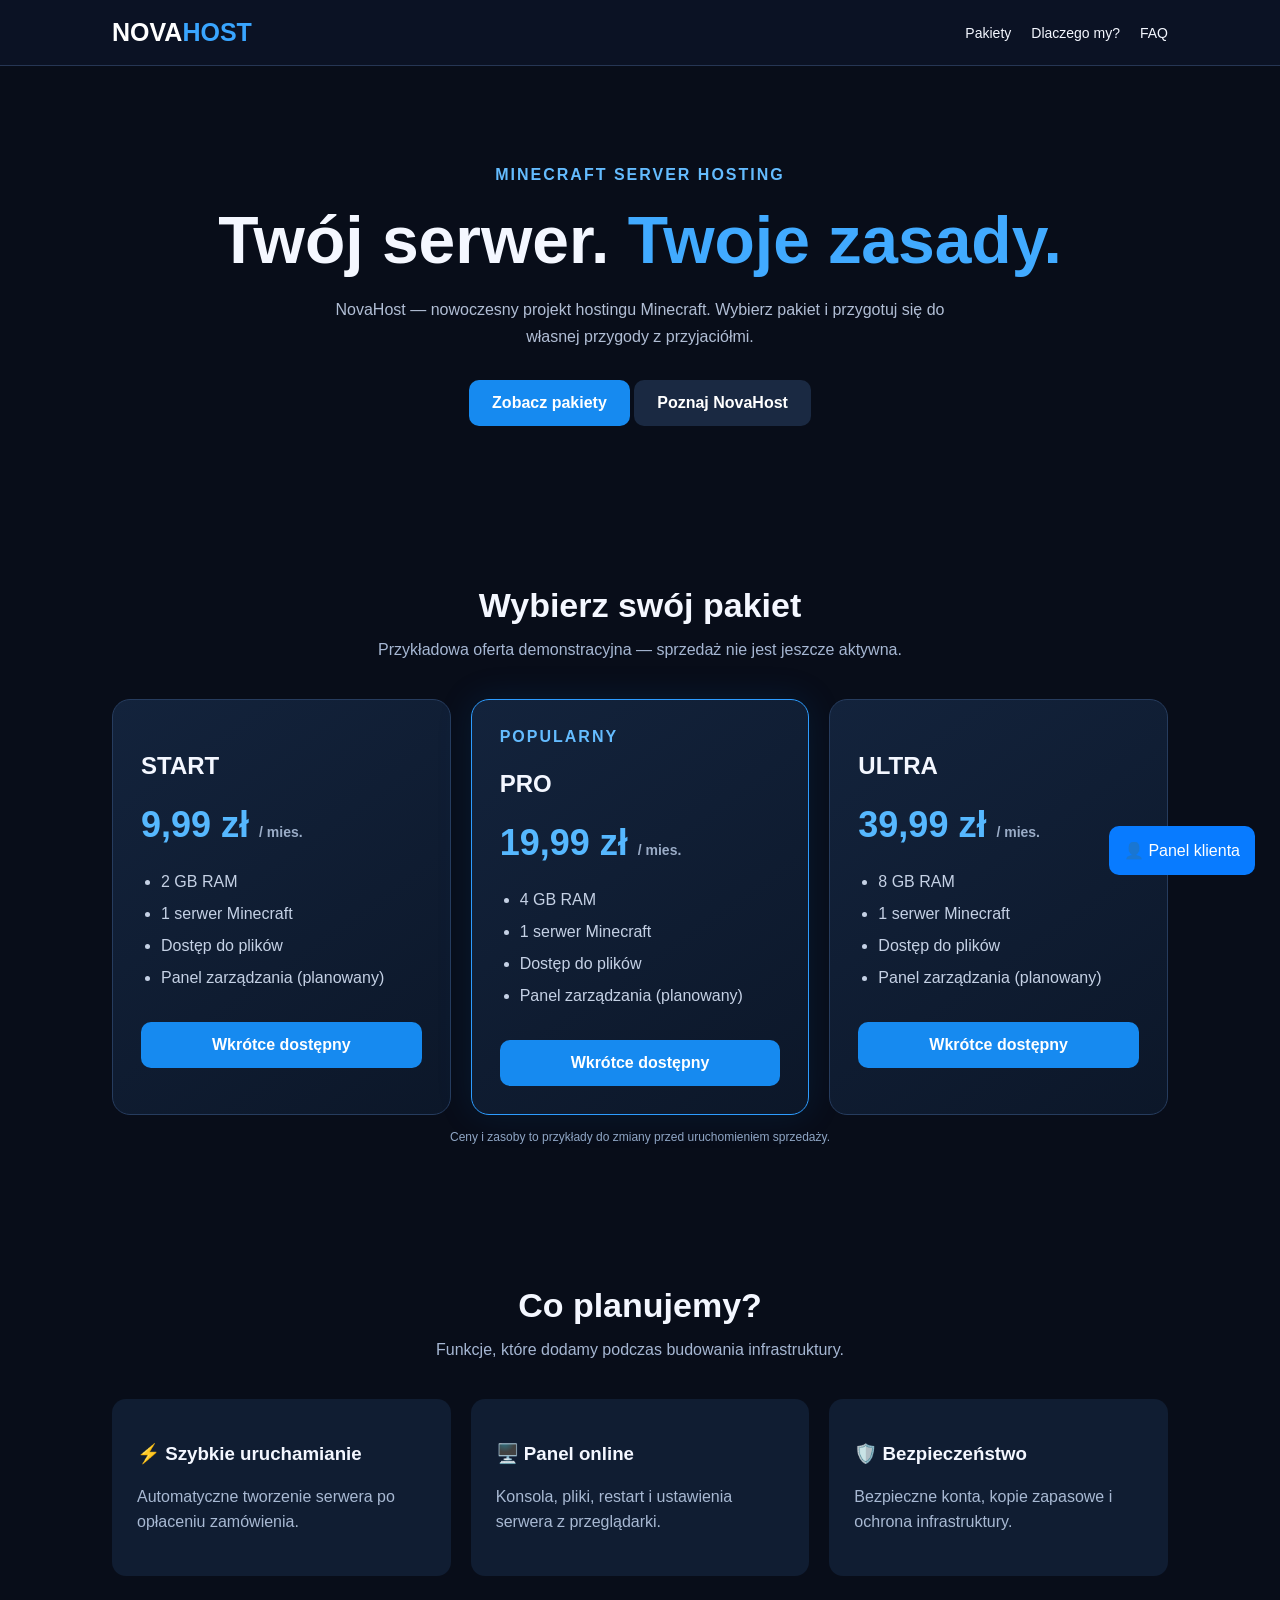
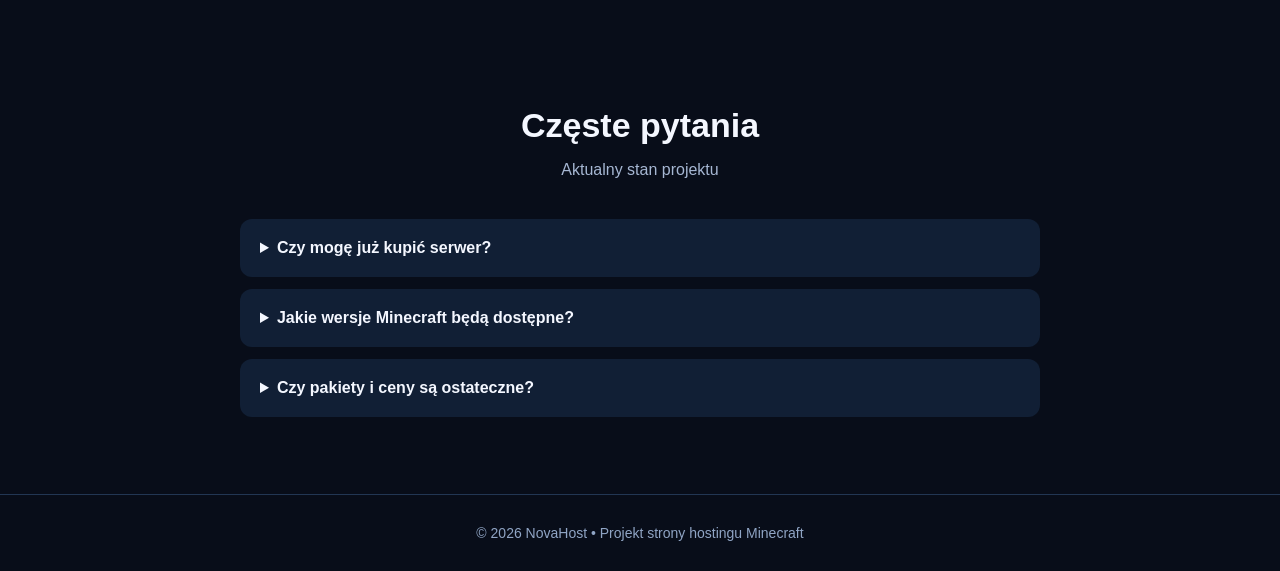
<file: index.html>
<!doctype html><html lang="pl"><head><meta charset="utf-8"><meta name="viewport" content="width=device-width,initial-scale=1"><title>NovaHost — Hosting Minecraft</title><style>:root{color-scheme:dark}*{box-sizing:border-box}html{scroll-behavior:smooth}body{margin:0;background:#080d19;color:#f4f7ff;font-family:Arial,sans-serif}header{position:sticky;top:0;background:#0c1426ed;border-bottom:1px solid #263654;z-index:2}.nav{max-width:1100px;margin:auto;padding:18px 22px;display:flex;justify-content:space-between;align-items:center;gap:15px;flex-wrap:wrap}.brand{font-size:25px;font-weight:900;color:#fff}.brand span{color:#39a5ff}a{color:inherit;text-decoration:none}nav{display:flex;gap:20px;font-size:14px}nav a:hover{color:#4bb6ff}.hero{max-width:1100px;margin:auto;padding:100px 22px 95px;text-align:center}.eyebrow{color:#64bcff;font-weight:bold;letter-spacing:2px}.hero h1{font-size:clamp(36px,6vw,66px);margin:18px 0}.hero h1 span{color:#41aaff}.hero p{color:#b1bed5;line-height:1.7;max-width:630px;margin:0 auto 30px}.btn{display:inline-block;padding:14px 23px;background:#168af0;border-radius:10px;color:white;font-weight:bold;border:0;cursor:pointer}.btn:hover{background:#43adff}.btn.secondary{background:#1a2942}.section{max-width:1100px;margin:auto;padding:65px 22px}.section h2{text-align:center;font-size:34px;margin:0 0 12px}.lead{text-align:center;color:#a6b7d3;margin-bottom:40px}.cards{display:grid;grid-template-columns:repeat(3,1fr);gap:20px}.card{background:linear-gradient(145deg,#13233c,#0c1729);border:1px solid #263c5e;border-radius:18px;padding:28px}.card.featured{border-color:#2d9cff;box-shadow:0 0 35px #0864be26}.card h3{font-size:24px}.price{font-size:36px;font-weight:900;color:#56b8ff;margin:20px 0}.price small{font-size:14px;color:#9aacc7}.card ul{padding-left:20px;color:#c5d1e5;line-height:2}.card .btn{width:100%;text-align:center;margin-top:12px}.features{display:grid;grid-template-columns:repeat(3,1fr);gap:20px}.feature{background:#101d32;padding:25px;border-radius:14px}.feature p{color:#a8b9d3;line-height:1.6}.faq{max-width:800px;margin:auto}details{background:#111f35;border-radius:12px;margin:12px 0;padding:20px}summary{cursor:pointer;font-weight:bold}details p{color:#a9b9d0;line-height:1.6}footer{border-top:1px solid #223653;text-align:center;color:#90a5c5;padding:30px;font-size:14px}.note{color:#8fa6c5;font-size:12px;text-align:center;margin-top:15px}@media(max-width:720px){.cards,.features{grid-template-columns:1fr}.hero{padding:75px 22px}nav{gap:12px}}</style></head><body><header><div class="nav"><a href="#start" class="brand">NOVA<span>HOST</span></a><nav><a href="#pakiety">Pakiety</a><a href="#zalety">Dlaczego my?</a><a href="#faq">FAQ</a></nav></div></header><main><section id="start" class="hero"><div class="eyebrow">MINECRAFT SERVER HOSTING</div><h1>Twój serwer. <span>Twoje zasady.</span></h1><p>NovaHost — nowoczesny projekt hostingu Minecraft. Wybierz pakiet i przygotuj się do własnej przygody z przyjaciółmi.</p><a class="btn" href="#pakiety">Zobacz pakiety</a> <a class="btn secondary" href="#zalety">Poznaj NovaHost</a></section><section id="pakiety" class="section"><h2>Wybierz swój pakiet</h2><p class="lead">Przykładowa oferta demonstracyjna — sprzedaż nie jest jeszcze aktywna.</p><div class="cards"><article class="card"><h3>START</h3><div class="price">9,99 zł <small>/ mies.</small></div><ul><li>2 GB RAM</li><li>1 serwer Minecraft</li><li>Dostęp do plików</li><li>Panel zarządzania (planowany)</li></ul><a href="#faq" class="btn">Wkrótce dostępny</a></article><article class="card featured"><div class="eyebrow">POPULARNY</div><h3>PRO</h3><div class="price">19,99 zł <small>/ mies.</small></div><ul><li>4 GB RAM</li><li>1 serwer Minecraft</li><li>Dostęp do plików</li><li>Panel zarządzania (planowany)</li></ul><a href="#faq" class="btn">Wkrótce dostępny</a></article><article class="card"><h3>ULTRA</h3><div class="price">39,99 zł <small>/ mies.</small></div><ul><li>8 GB RAM</li><li>1 serwer Minecraft</li><li>Dostęp do plików</li><li>Panel zarządzania (planowany)</li></ul><a href="#faq" class="btn">Wkrótce dostępny</a></article></div><p class="note">Ceny i zasoby to przykłady do zmiany przed uruchomieniem sprzedaży.</p></section><section id="zalety" class="section"><h2>Co planujemy?</h2><p class="lead">Funkcje, które dodamy podczas budowania infrastruktury.</p><div class="features"><div class="feature"><h3>⚡ Szybkie uruchamianie</h3><p>Automatyczne tworzenie serwera po opłaceniu zamówienia.</p></div><div class="feature"><h3>🖥️ Panel online</h3><p>Konsola, pliki, restart i ustawienia serwera z przeglądarki.</p></div><div class="feature"><h3>🛡️ Bezpieczeństwo</h3><p>Bezpieczne konta, kopie zapasowe i ochrona infrastruktury.</p></div></div></section><section id="faq" class="section"><h2>Częste pytania</h2><p class="lead">Aktualny stan projektu</p><div class="faq"><details><summary>Czy mogę już kupić serwer?</summary><p>Nie. NovaHost jest na etapie budowy. Przed uruchomieniem sprzedaży podłączymy panel, infrastrukturę i system płatności.</p></details><details><summary>Jakie wersje Minecraft będą dostępne?</summary><p>Planujemy obsługę popularnych wersji Java Edition, w tym Paper i Fabric. Dokładna lista zależy od konfiguracji panelu.</p></details><details><summary>Czy pakiety i ceny są ostateczne?</summary><p>Nie. To przykładowe pakiety. Ostateczne ceny ustalimy po obliczeniu kosztów infrastruktury.</p></details></div></section></main><footer>© 2026 NovaHost • Projekt strony hostingu Minecraft</footer></body><a href="panel.html" style="position:fixed;bottom:25px;right:25px;background:#087bff;color:white;padding:15px;border-radius:10px;z-index:9999;text-decoration:none;">
👤 Panel klienta
</a></html>
</file>
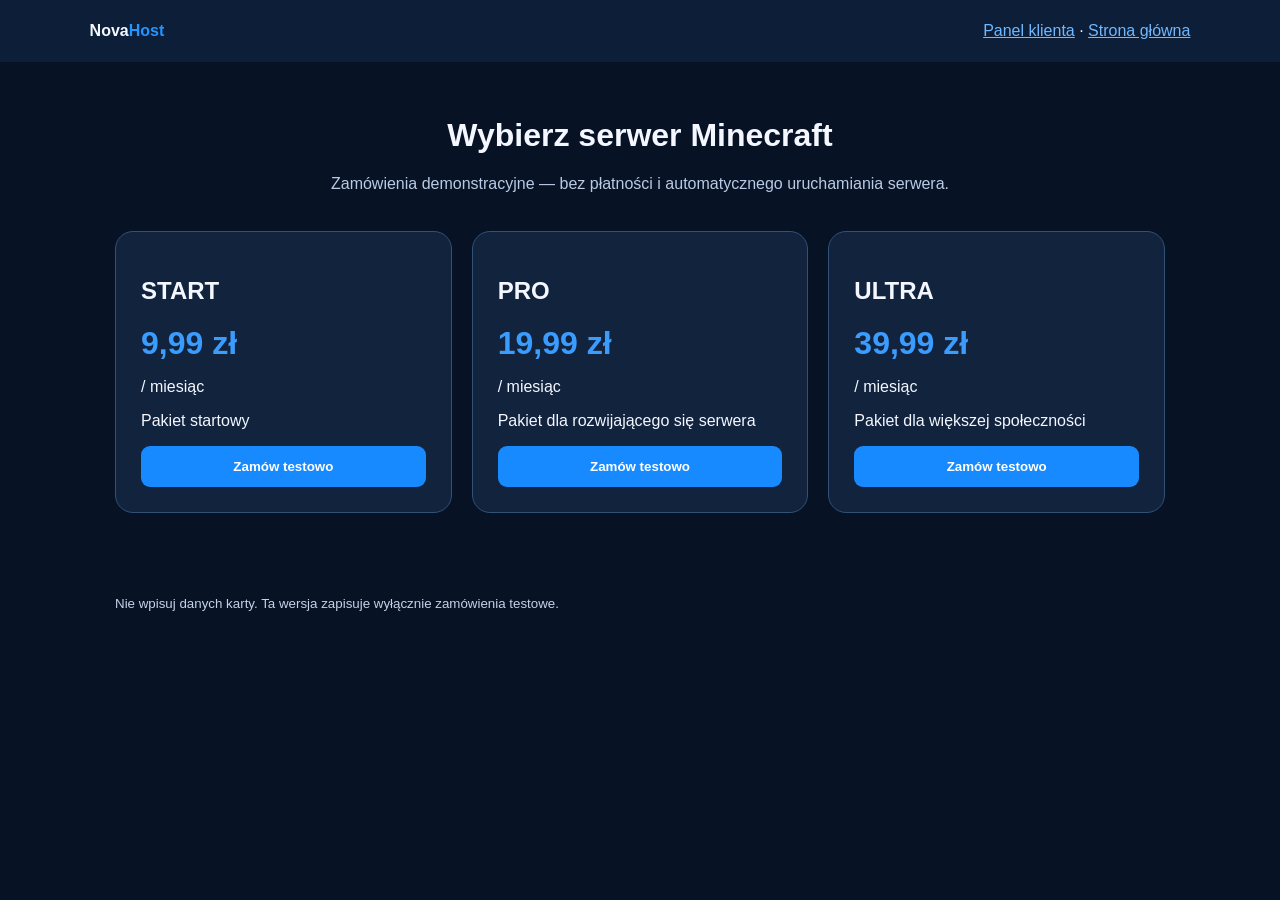
<file: shop.html>
<!doctype html><html lang="pl"><head><meta charset="utf-8"><meta name="viewport" content="width=device-width,initial-scale=1"><title>NovaHost — Sklep</title><style>body{margin:0;background:#071225;color:#f4f7ff;font:16px Arial,sans-serif}header{padding:22px 7%;background:#0d1e38;display:flex;justify-content:space-between}a{color:#70b8ff}main{max-width:1050px;margin:55px auto;padding:0 20px}h1{text-align:center}.intro{text-align:center;color:#b9cbe4}.plans{display:grid;grid-template-columns:repeat(auto-fit,minmax(230px,1fr));gap:20px;margin-top:38px}.plan{background:#12233e;border:1px solid #315177;border-radius:18px;padding:25px}.price{font-size:32px;color:#3b9cff;font-weight:bold}button{width:100%;background:#188aff;color:white;border:0;border-radius:9px;padding:13px;cursor:pointer;font-weight:bold}button:disabled{opacity:.6;cursor:wait}#status{margin:28px 0;text-align:center;min-height:25px}small{color:#c4d2e8}</style></head><body><header><b>Nova<span style="color:#2295ff">Host</span></b><nav><a href="panel.html">Panel klienta</a> · <a href="index.html">Strona główna</a></nav></header><main><h1>Wybierz serwer Minecraft</h1><p class="intro">Zamówienia demonstracyjne — bez płatności i automatycznego uruchamiania serwera.</p><section class="plans"><article class="plan"><h2>START</h2><div class="price">9,99 zł</div><p>/ miesiąc</p><p>Pakiet startowy</p><button data-plan="START">Zamów testowo</button></article><article class="plan"><h2>PRO</h2><div class="price">19,99 zł</div><p>/ miesiąc</p><p>Pakiet dla rozwijającego się serwera</p><button data-plan="PRO">Zamów testowo</button></article><article class="plan"><h2>ULTRA</h2><div class="price">39,99 zł</div><p>/ miesiąc</p><p>Pakiet dla większej społeczności</p><button data-plan="ULTRA">Zamów testowo</button></article></section><p id="status" role="status"></p><small>Nie wpisuj danych karty. Ta wersja zapisuje wyłącznie zamówienia testowe.</small></main><script type="module" src="shop.js"></script></body></html>
</file>
